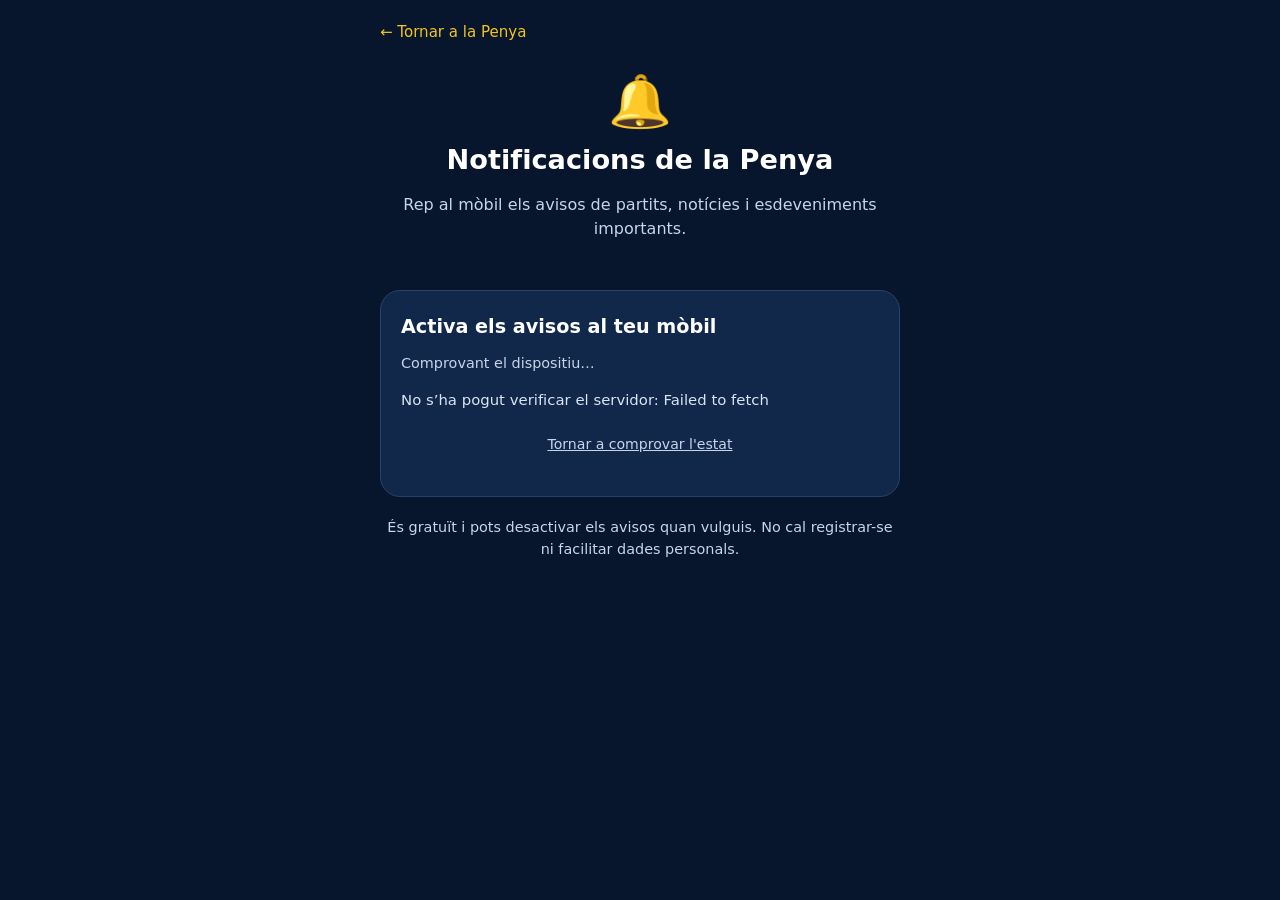
<file: avisos.html>
<!doctype html><html lang="ca"><head><meta charset="utf-8"><meta name="viewport" content="width=device-width,initial-scale=1"><meta name="theme-color" content="#07152d"><meta name="description" content="Notificacions de partits i esdeveniments de la Penya Barcelonista"><link rel="manifest" href="./manifest.webmanifest"><link rel="icon" href="./pbsv-icon.svg" type="image/svg+xml"><title>Avisos · Penya Barcelonista</title><style>
:root{color-scheme:dark}*{box-sizing:border-box}body{margin:0;background:#07152d;color:#fff;font:16px system-ui,-apple-system,sans-serif;padding:22px 16px}main{max-width:520px;margin:0 auto}.back{color:#f2c51d;text-decoration:none;font-size:.94rem}header{text-align:center;padding:30px 0 12px}.bell{font-size:3.2rem}h1{font-size:1.7rem;line-height:1.2;margin:12px 0}header p{color:#c7d5eb;line-height:1.55}section{background:#12284a;border:1px solid #284365;padding:24px 20px;border-radius:20px;margin:20px 0}h2{font-size:1.2rem;margin:0 0 12px}p{line-height:1.5}.small,.footnote{font-size:.9rem;color:#c7d5eb}.footnote{text-align:center}.verification{margin:14px 0;max-width:100%;overflow:hidden}button{display:block;width:100%;border:0;border-radius:12px;padding:15px 18px;font:inherit;font-weight:750;cursor:pointer;margin:12px 0}button.primary{background:#f2c51d;color:#07152d;font-size:1.1rem}button.secondary{background:#284365;color:#fff}button.refresh{background:transparent;color:#c7d5eb;text-decoration:underline;font-size:.88rem;font-weight:500;padding:8px}button[hidden],div[hidden]{display:none!important}button:disabled{opacity:.6;cursor:wait}#pushServerStatus{font-size:.93rem;color:#d9e5f5;min-height:24px}
</style></head><body><main>
<a class="back" href="./index.html">← Tornar a la Penya</a>
<header><div class="bell" aria-hidden="true">🔔</div><h1>Notificacions de la Penya</h1><p>Rep al mòbil els avisos de partits, notícies i esdeveniments importants.</p></header>
<section class="push-card">
<h2>Activa els avisos al teu mòbil</h2>
<p id="pushCompatibility" role="status" class="small">Comprovant el dispositiu…</p>
<div id="pushTurnstile" class="verification" hidden></div>
<button id="subscribePush" class="primary" type="button" hidden>🔔 Activar notificacions</button>
<button id="unsubscribePush" class="secondary" type="button" hidden>Desactivar notificacions</button>
<p id="pushServerStatus" role="status" aria-live="polite">Comprovant la subscripció…</p>
<button id="checkPushServer" class="refresh" type="button">Tornar a comprovar l'estat</button>
</section>
<p class="footnote">És gratuït i pots desactivar els avisos quan vulguis. No cal registrar-se ni facilitar dades personals.</p>
</main><script>
(async()=>{
 const el=document.getElementById('pushCompatibility');
 const supported=isSecureContext&&'serviceWorker'in navigator&&'PushManager'in window&&'Notification'in window;
 const ios=/iPad|iPhone|iPod/.test(navigator.userAgent);
 const installed=window.matchMedia('(display-mode: standalone)').matches||navigator.standalone===true;
 if(!supported){el.textContent='Aquest navegador encara no ofereix tots els requisits de Web Push.';return}
 if(ios&&!installed){el.textContent='iPhone: instal·la la web a la pantalla d’inici des de Safari per activar les notificacions push.';return}
 try{
  const reg=await navigator.serviceWorker.getRegistration('./');
  const sub=reg?await reg.pushManager.getSubscription():null;
  el.textContent=sub?'Aquest dispositiu té una subscripció push al navegador. Comprova la connexió amb el servidor per verificar-ne l'estat.':'Dispositiu compatible amb Web Push. Prem «Comprovar connexió amb el servidor» per consultar l'estat actual.';
 }catch{el.textContent='Dispositiu compatible. No s’ha pogut comprovar la subscripció actual.'}
})();
</script><script>
const PUSH_API='https://pbsv-push.cristiangarciajura.workers.dev';
const pushStatus=document.getElementById('pushServerStatus');
const subscribeBtn=document.getElementById('subscribePush');
const unsubscribeBtn=document.getElementById('unsubscribePush');
let pushPublicKey=null,pushRegistration=null,pushEnabled=false,turnstileWidget=null,turnstileReady=null;
const turnstileBox=document.getElementById('pushTurnstile');
function loadTurnstile(siteKey){
 if(turnstileReady)return turnstileReady;
 turnstileReady=new Promise((resolve,reject)=>{
  const script=document.createElement('script');script.src='https://challenges.cloudflare.com/turnstile/v0/api.js?render=explicit';script.async=true;
  script.onload=()=>{try{turnstileBox.hidden=false;turnstileWidget=window.turnstile.render(turnstileBox,{sitekey:siteKey,theme:'dark'});resolve()}catch(e){reject(e)}};
  script.onerror=()=>reject(Error('No s’ha pogut carregar la verificació de seguretat.'));document.head.append(script);
 });return turnstileReady;
}
async function securityToken(){
 if(!window.turnstile||turnstileWidget===null)throw Error('Verificació de seguretat no disponible.');
 const token=window.turnstile.getResponse(turnstileWidget);
 if(!token)throw Error('Completa primer la verificació de seguretat.');
 return token;
}
function resetSecurity(){if(window.turnstile&&turnstileWidget!==null)window.turnstile.reset(turnstileWidget)}
function vapidBytes(encoded){
 const padded=encoded.replace(/-/g,'+').replace(/_/g,'/')+'='.repeat((4-encoded.length%4)%4);
 const decoded=atob(padded);return Uint8Array.from(decoded,c=>c.charCodeAt(0));
}
async function refreshPush(){
 pushStatus.textContent='Comprovant el servei…';
 subscribeBtn.hidden=true;unsubscribeBtn.hidden=true;
 try{
  const response=await fetch(PUSH_API+'/api/push/public-key',{mode:'cors',cache:'no-store'});
  if(!response.ok)throw new Error('HTTP '+response.status);
  const data=await response.json();
  if(typeof data.publicKey!=='string'||!data.publicKey)throw new Error('Clau pública no disponible');
  pushPublicKey=data.publicKey;
  pushEnabled=data.subscriptionsEnabled===true;
  if(pushEnabled&&data.turnstileSiteKey)await loadTurnstile(data.turnstileSiteKey);
  if(!pushEnabled){pushStatus.textContent='El servei de notificacions no està disponible temporalment. Torna-ho a provar més tard.';return}
  if(!('serviceWorker'in navigator)||!('PushManager'in window)||!('Notification'in window)){pushStatus.textContent='Aquest navegador no admet les notificacions push.';return}
  const ios=/iPad|iPhone|iPod/.test(navigator.userAgent);
  if(ios&&!window.matchMedia('(display-mode: standalone)').matches&&navigator.standalone!==true){pushStatus.textContent='A iPhone: obre aquesta pàgina amb Safari, prem Compartir → Afegir a la pantalla d’inici i entra des de la icona creada.';return}
  pushRegistration=await navigator.serviceWorker.register('./pbsv-sw.js',{scope:'./'});
  const existing=await pushRegistration.pushManager.getSubscription();
  subscribeBtn.hidden=false;subscribeBtn.textContent=existing?'🔔 Confirmar notificacions':'🔔 Activar notificacions';unsubscribeBtn.hidden=!existing;
  pushStatus.textContent=existing?'🔔 Les notificacions ja estan activades en aquest dispositiu. Pots confirmar el registre si vols.':'Prem «Activar notificacions» i accepta el permís del mòbil.';
 }catch(e){pushStatus.textContent='No s’ha pogut verificar el servidor: '+e.message}
}
document.getElementById('checkPushServer').addEventListener('click',refreshPush);
refreshPush();
subscribeBtn.addEventListener('click',async()=>{
 if(!pushEnabled||!pushPublicKey||!pushRegistration)return;
 subscribeBtn.disabled=true;
 try{
  const token=await securityToken();
  const permission=await Notification.requestPermission();
  if(permission!=='granted')throw Error('No has concedit el permís de notificacions.');
  const existing=await pushRegistration.pushManager.getSubscription();
  const sub=existing||await pushRegistration.pushManager.subscribe({userVisibleOnly:true,applicationServerKey:vapidBytes(pushPublicKey)});
  const response=await fetch(PUSH_API+'/api/push/subscriptions',{method:'POST',headers:{'content-type':'application/json'},body:JSON.stringify({...sub.toJSON(),turnstileToken:token})});
  if(!response.ok){let details='';try{const err=await response.json();details=err.error||''}catch{}throw Error('El servidor no ha acceptat la subscripció (HTTP '+response.status+'). '+details)}
  await refreshPush();
  pushStatus.textContent='✅ Notificacions activades! Ja rebràs els avisos de la Penya.';
 }catch(e){pushStatus.textContent='No s’ha pogut activar: '+e.message}
 finally{resetSecurity();subscribeBtn.disabled=false}
});
unsubscribeBtn.addEventListener('click',async()=>{
 if(!pushEnabled||!pushRegistration)return;
 unsubscribeBtn.disabled=true;
 try{
  const sub=await pushRegistration.pushManager.getSubscription();
  if(!sub)return refreshPush();
  const token=await securityToken();
  const auth=sub.toJSON().keys?.auth;
  const response=await fetch(PUSH_API+'/api/push/subscriptions',{method:'DELETE',headers:{'content-type':'application/json'},body:JSON.stringify({endpoint:sub.endpoint,auth,turnstileToken:token})});
  if(!response.ok)throw Error('No s’ha pogut cancel·lar la subscripció al servidor.');
  await sub.unsubscribe();
  await refreshPush();
  pushStatus.textContent='Notificacions desactivades en aquest dispositiu.';
 }catch(e){pushStatus.textContent='Error: '+e.message}
 finally{resetSecurity();unsubscribeBtn.disabled=false}
});
</script></body></html>
</file>
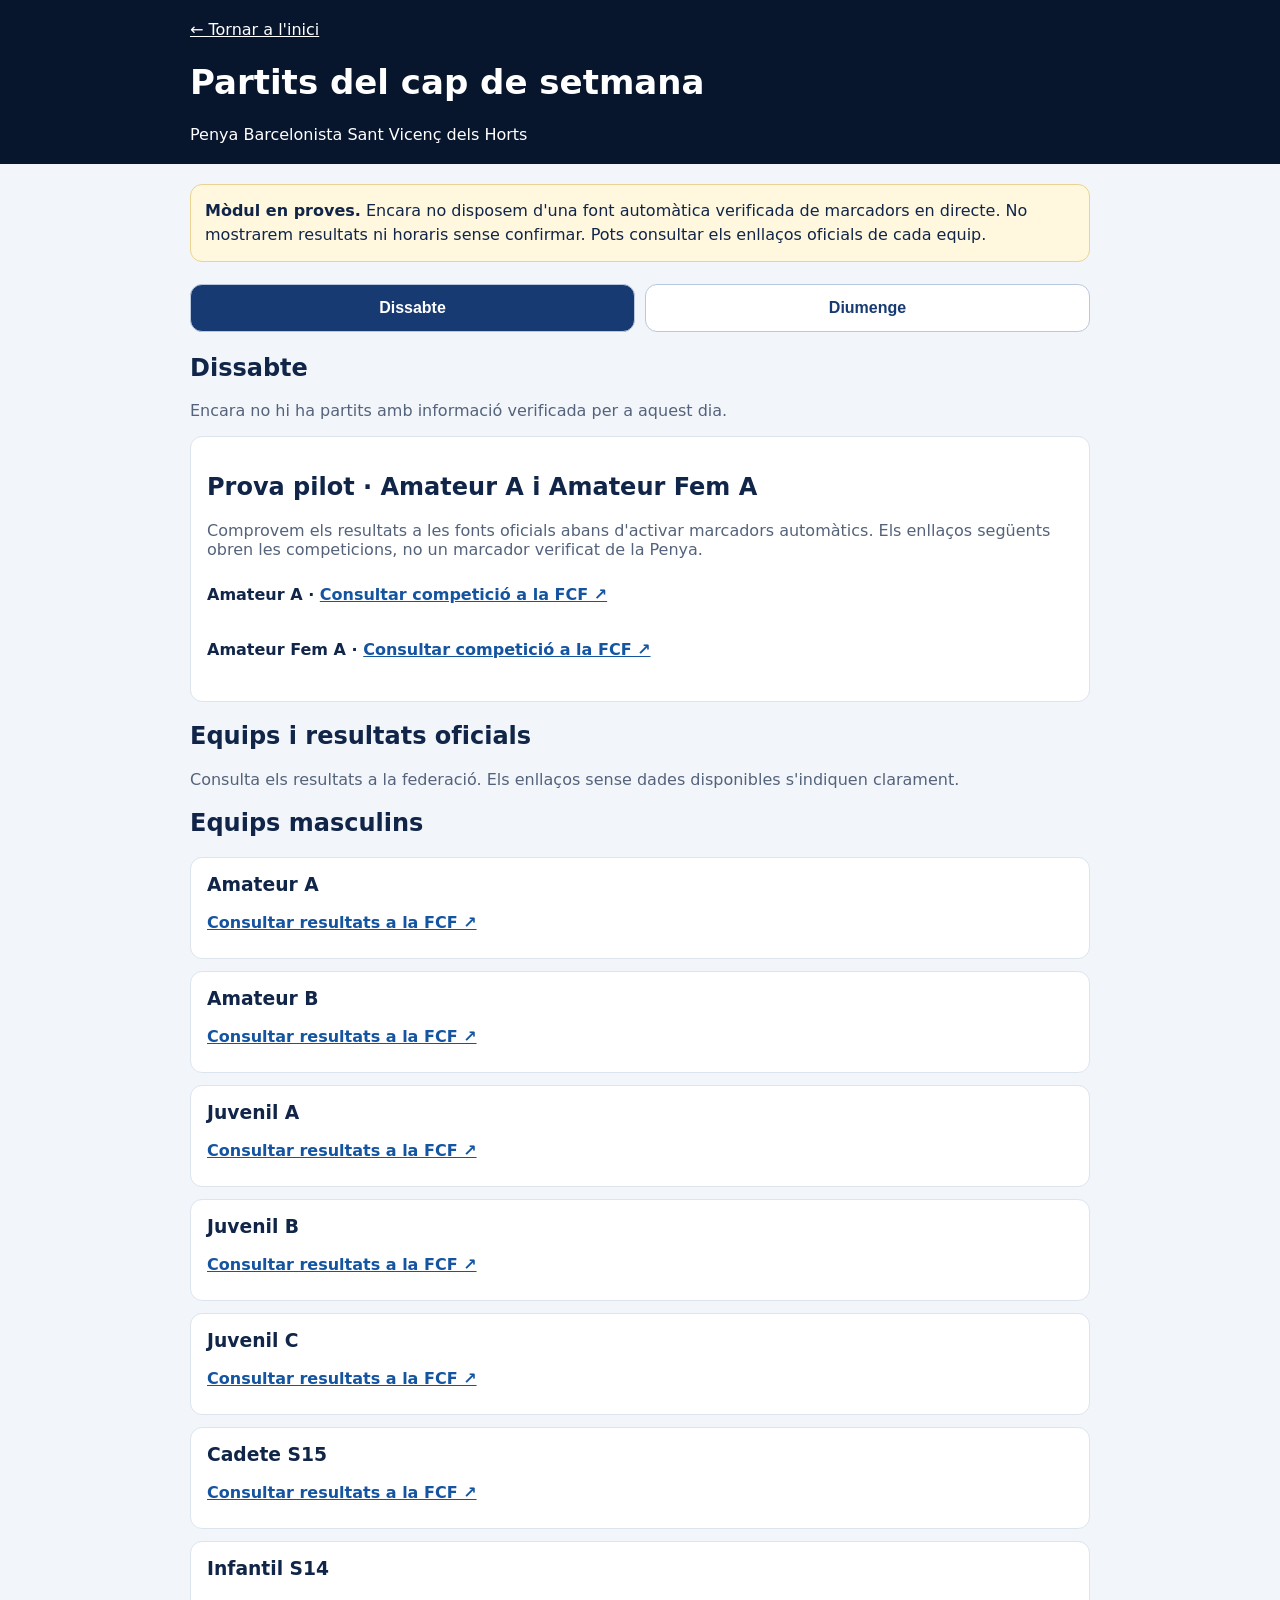
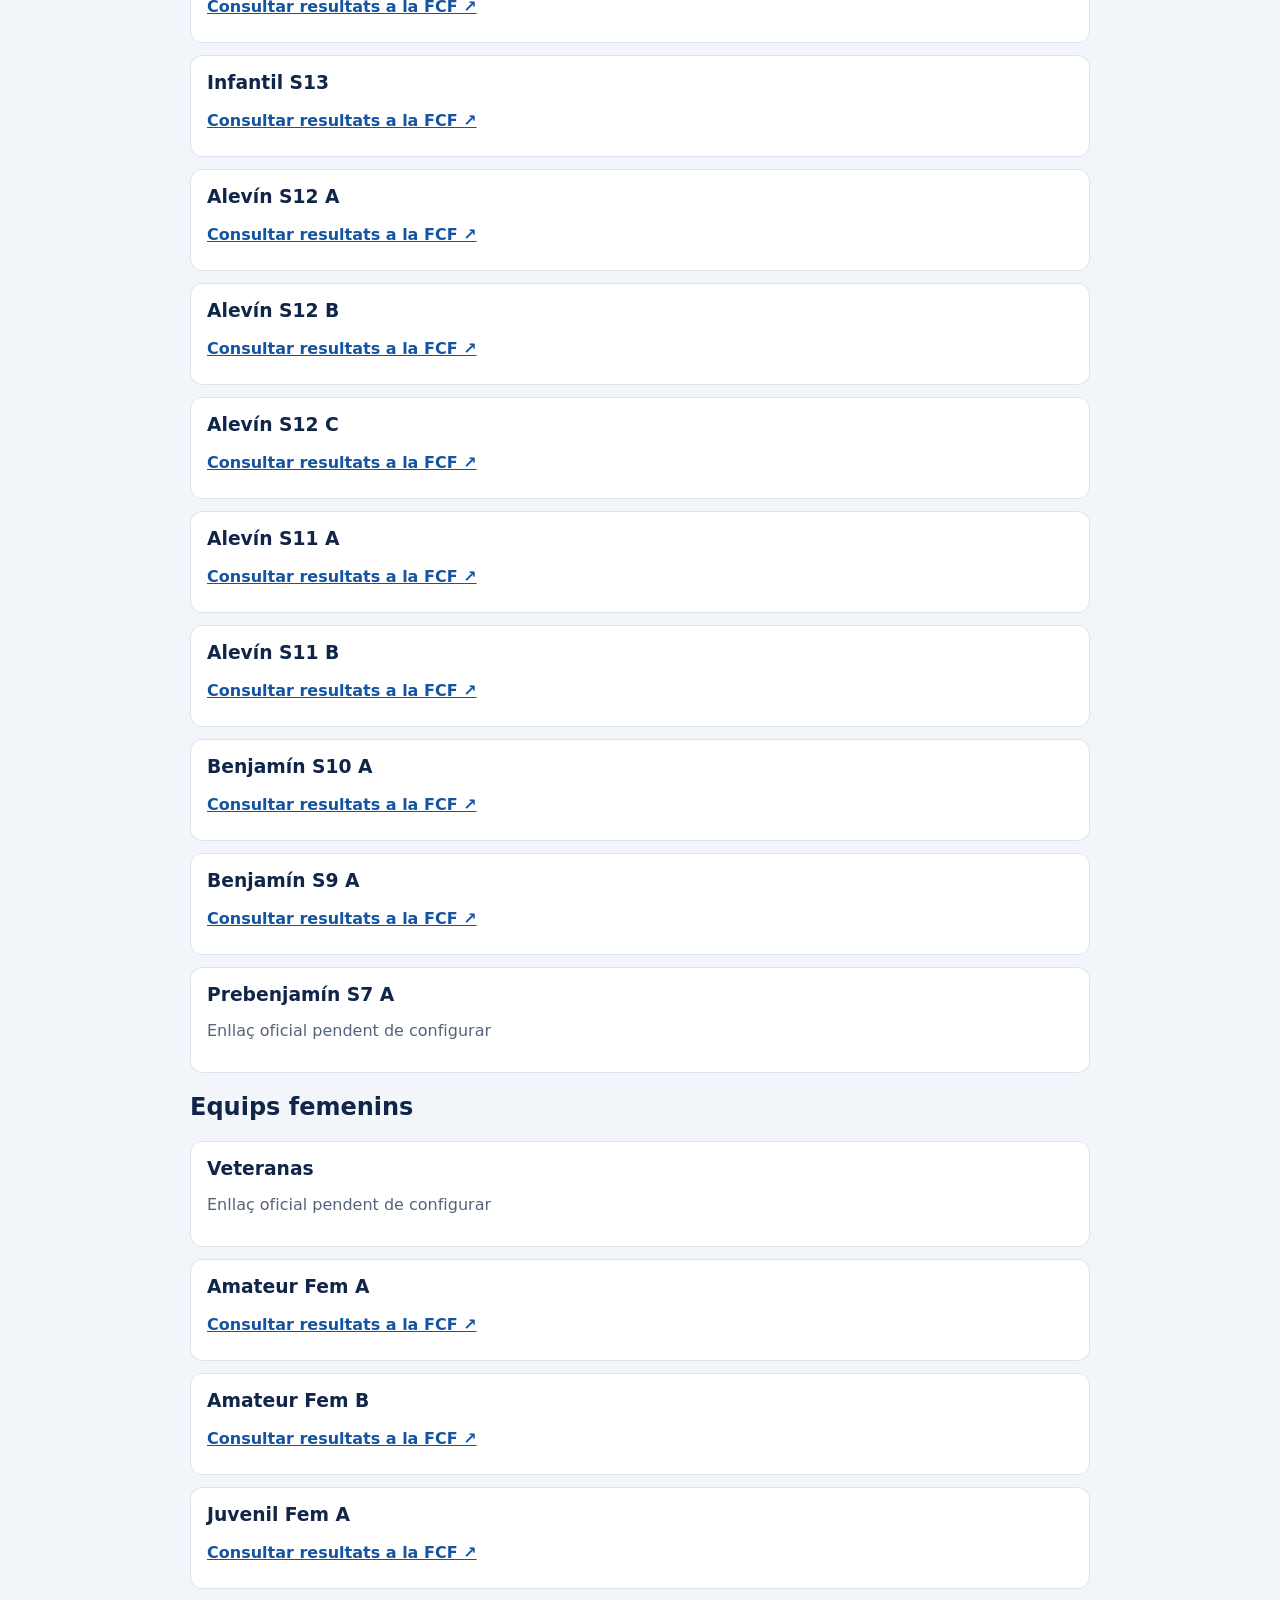
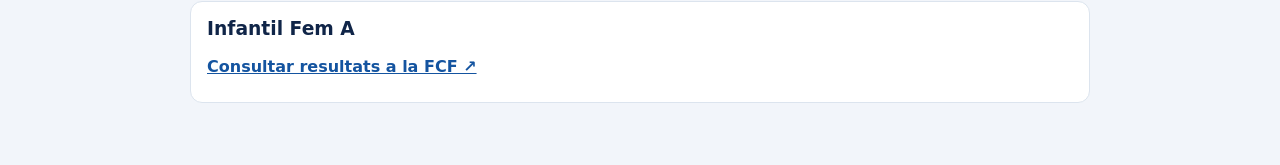
<file: directe-cap-setmana.html>
<!doctype html><html lang="ca"><head><meta charset="utf-8"><meta name="viewport" content="width=device-width,initial-scale=1"><meta name="theme-color" content="#07152d"><title>Partits del cap de setmana · PBSV</title><style>body{margin:0;font:16px system-ui,sans-serif;background:#f2f5fa;color:#102548}header{background:#07152d;color:#fff;padding:20px max(16px,calc((100vw - 900px)/2))}header a{color:#fff}main{max-width:900px;margin:auto;padding:20px 16px 50px}h1{font-size:clamp(24px,5vw,34px)}.notice{background:#fff8df;border:1px solid #ead391;padding:14px;border-radius:12px;line-height:1.5}.tabs{display:flex;gap:10px;margin:22px 0}.tabs button{flex:1;border:1px solid #b8c9df;border-radius:12px;background:white;padding:14px;font-weight:700;font-size:16px;color:#173a73}.tabs button[aria-selected=true]{background:#173a73;color:white}.card{background:#fff;border:1px solid #dce4ee;border-radius:12px;padding:16px;margin:12px 0}.card h3{margin:0 0 8px}.card a{display:inline-block;padding:10px 0;color:#1454a0;font-weight:700}.muted{color:#54637b}.hidden{display:none}button{cursor:pointer}</style></head><body><header><a href="./index.html">← Tornar a l'inici</a><h1>Partits del cap de setmana</h1><div>Penya Barcelonista Sant Vicenç dels Horts</div></header><main><div class="notice"><strong>Mòdul en proves.</strong> Encara no disposem d'una font automàtica verificada de marcadors en directe. No mostrarem resultats ni horaris sense confirmar. Pots consultar els enllaços oficials de cada equip.</div><div class="tabs" role="tablist"><button type="button" role="tab" id="sat" aria-selected="true">Dissabte</button><button type="button" role="tab" id="sun" aria-selected="false">Diumenge</button></div><section id="day"><h2>Dissabte</h2><p class="muted">Els partits i resultats d'aquest dia estaran disponibles quan es pugui verificar la font oficial.</p></section><section class="card" id="pilot"><h2>Prova pilot · Amateur A i Amateur Fem A</h2><p class="muted">Comprovem els resultats a les fonts oficials abans d'activar marcadors automàtics. Els enllaços següents obren les competicions, no un marcador verificat de la Penya.</p><div id="pilot-links"></div></section><h2>Equips i resultats oficials</h2><p class="muted">Consulta els resultats a la federació. Els enllaços sense dades disponibles s'indiquen clarament.</p><div id="teams" aria-live="polite">Carregant equips…</div></main><script>(()=>{'use strict';const sat=document.getElementById('sat'),sun=document.getElementById('sun'),day=document.getElementById('day');function show(s){sat.setAttribute('aria-selected',String(s));sun.setAttribute('aria-selected',String(!s));day.replaceChildren();const h=document.createElement('h2');h.textContent=s?'Dissabte':'Diumenge';const p=document.createElement('p');p.className='muted';p.textContent='Els partits i resultats d’aquest dia estaran disponibles quan es pugui verificar la font oficial.';day.append(h,p)}sat.onclick=()=>show(true);sun.onclick=()=>show(false);fetch('./data/equips.json',{cache:'no-cache'}).then(r=>{if(!r.ok)throw Error('HTTP '+r.status);return r.json()}).then(d=>{const target=document.getElementById('teams');target.replaceChildren();const pilot=document.getElementById('pilot-links');pilot.replaceChildren();for(const name of ['Amateur A','Amateur Fem A']){const t=(d.teams||[]).find(x=>x.name===name);if(!t)continue;const p=document.createElement('p');const strong=document.createElement('strong');strong.textContent=name+' · ';p.append(strong);if(typeof t.url==='string'&&/^https:\/\//.test(t.url)){const a=document.createElement('a');a.href=t.url;a.target='_blank';a.rel='noopener noreferrer';a.textContent='Consultar competició a la FCF ↗';p.append(a)}else{p.append('Enllaç pendent')}pilot.append(p)}for(const cat of ['masc','fem']){const h=document.createElement('h2');h.textContent=cat==='masc'?'Equips masculins':'Equips femenins';target.append(h);for(const t of (d.teams||[]).filter(x=>x.category===cat)){const card=document.createElement('article');card.className='card';const title=document.createElement('h3');title.textContent=t.name;card.append(title);if(typeof t.url==='string'&&/^https:\/\//.test(t.url)){const a=document.createElement('a');a.href=t.url;a.target='_blank';a.rel='noopener noreferrer';a.textContent='Consultar resultats a la FCF ↗';card.append(a)}else{const p=document.createElement('p');p.className='muted';p.textContent='Enllaç oficial pendent de configurar';card.append(p)}target.append(card)}}}).catch(()=>{document.getElementById('teams').textContent='No s’han pogut carregar els equips. Torna-ho a provar més tard.'})})();</script><script src="./directe-cap-setmana-data.js?v=20261113-beta2" defer></script></body></html>
</file>
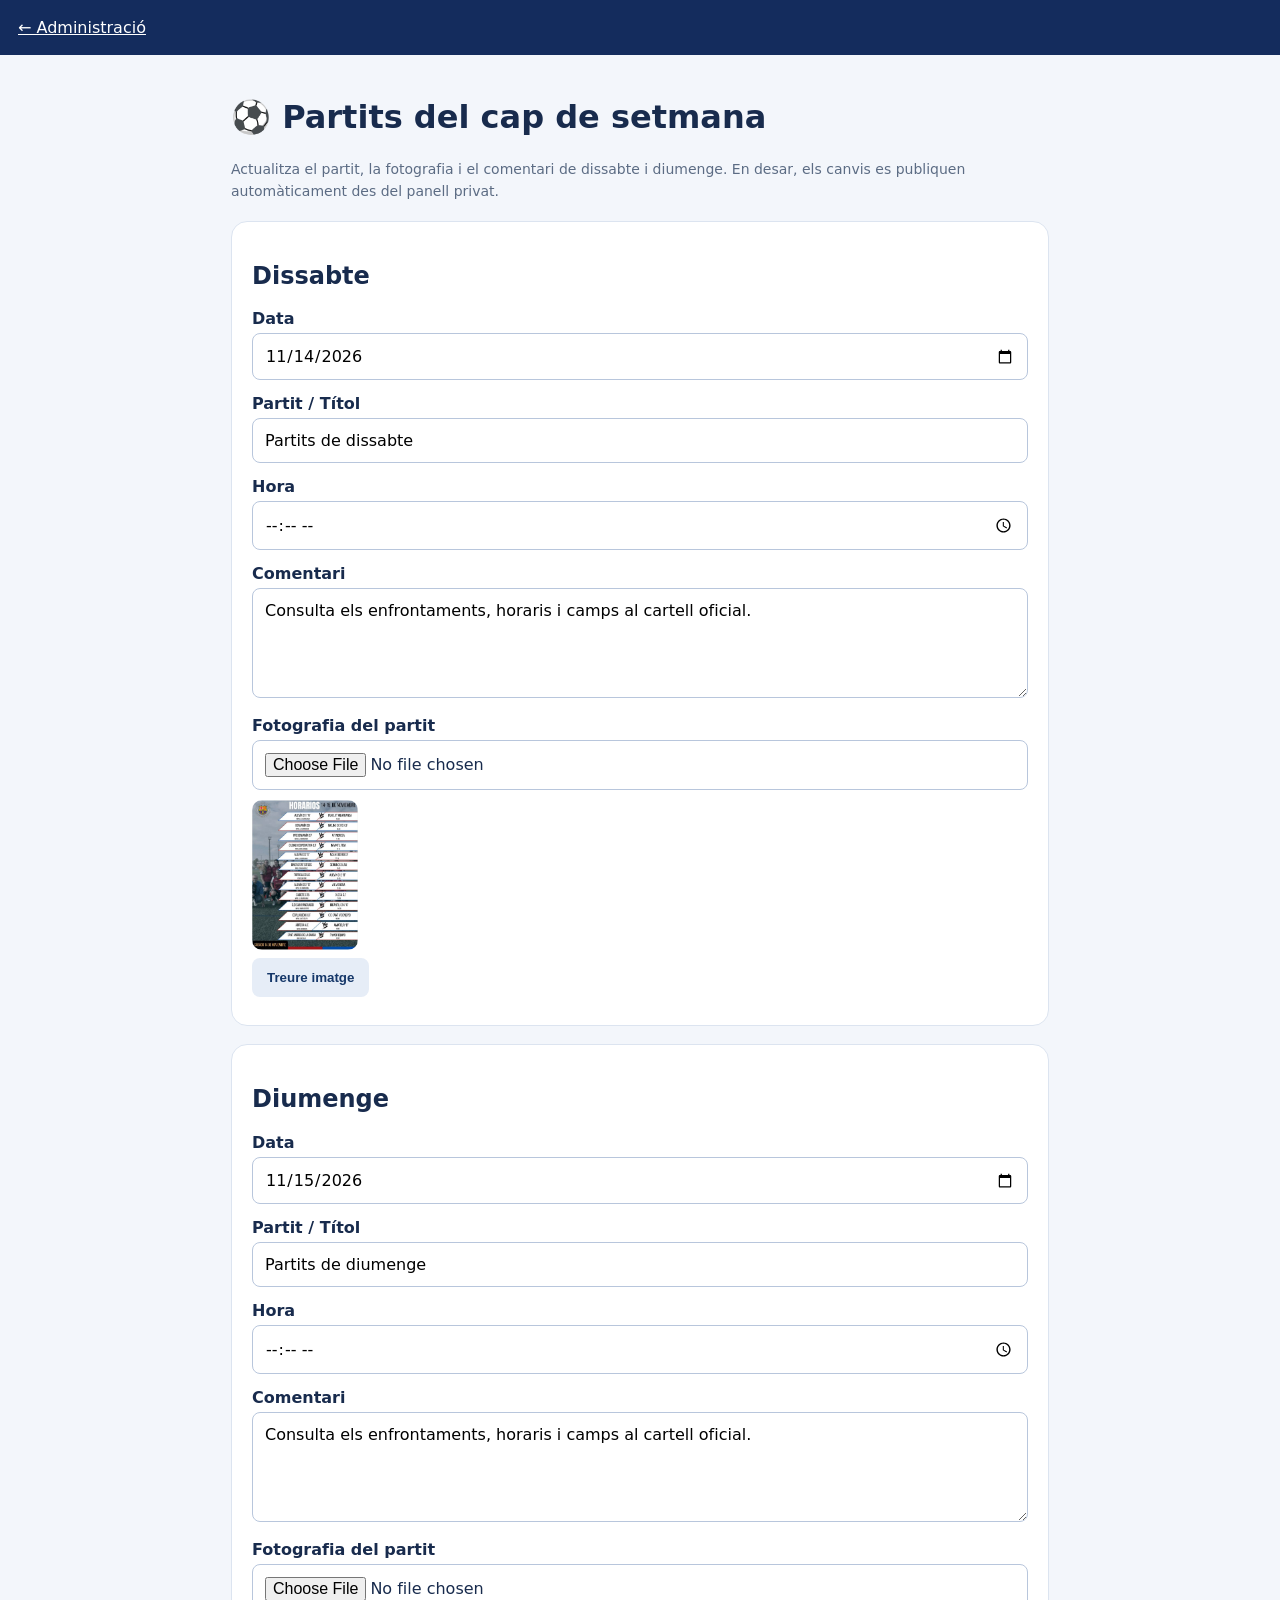
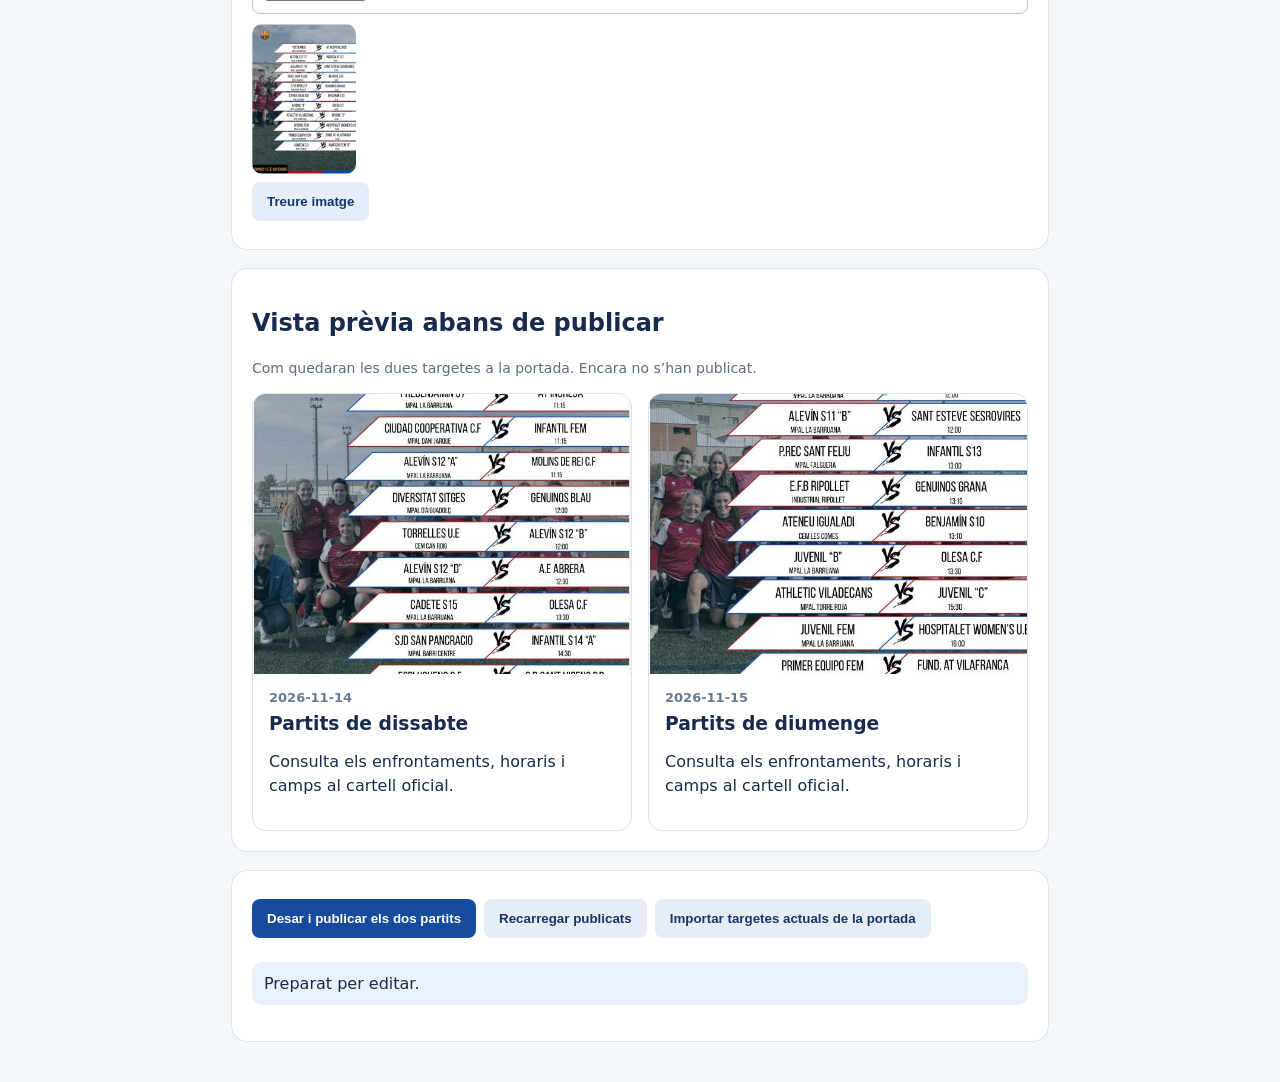
<file: editor-partits.html>
<!doctype html><html lang="ca"><head><meta charset="utf-8"><meta name="viewport" content="width=device-width,initial-scale=1"><title>Partits del cap de setmana · PBSV</title><style>*{box-sizing:border-box}body{margin:0;background:#f3f6fb;color:#182b4d;font:16px system-ui}header{background:#142c5d;padding:18px}header a{color:white}main{max-width:850px;margin:auto;padding:22px 16px}section{background:white;border:1px solid #dce4f0;border-radius:16px;padding:20px;margin:18px 0}label{display:block;font-weight:700;margin:14px 0 5px}input,textarea{width:100%;padding:12px;border:1px solid #b8c6dc;border-radius:8px;font:inherit}textarea{min-height:110px}button{border:0;background:#174b9d;color:white;border-radius:8px;padding:12px 15px;font-weight:700;margin:8px 8px 8px 0;cursor:pointer}.secondary{background:#e6edf7;color:#153769}.muted{color:#5c6c84;font-size:14px;line-height:1.6}.preview{max-width:240px;max-height:150px;object-fit:cover;border-radius:10px;display:block;margin-top:10px}@media(max-width:640px){main{padding:14px 10px}section{padding:16px;margin:12px 0}h1{font-size:1.65rem}button{width:100%;min-height:48px;margin:6px 0}input,textarea{font-size:16px}.preview{max-width:100%;max-height:260px}.preview-grid{grid-template-columns:1fr!important}}.preview-grid{display:grid;grid-template-columns:repeat(2,minmax(0,1fr));gap:16px}.match-preview{border:1px solid #dce4f0;border-radius:14px;overflow:hidden;background:#fff}.match-preview img{width:100%;max-height:280px;object-fit:cover;display:block}.match-preview .body{padding:16px}.match-preview h3{margin:8px 0}.match-preview p{line-height:1.5;white-space:pre-wrap}.preview-meta{font-size:13px;font-weight:700;color:#697991}.publish-status{padding:12px;border-radius:10px;background:#eaf1fa}.publish-status[data-state="success"]{background:#e6f6ed;color:#155a35}.publish-status[data-state="error"]{background:#fff0f0;color:#8d2730}</style></head><body><header><a href="./admin.html">← Administració</a></header><main><h1>⚽ Partits del cap de setmana</h1><p class="muted">Actualitza el partit, la fotografia i el comentari de dissabte i diumenge. En desar, els canvis es publiquen automàticament des del panell privat.</p><section><h2>Dissabte</h2><div id="sat"></div></section><section><h2>Diumenge</h2><div id="sun"></div></section><section><h2>Vista prèvia abans de publicar</h2><p class="muted">Com quedaran les dues targetes a la portada. Encara no s’han publicat.</p><div id="matchPreview" class="preview-grid"></div></section><section><button id="save">Desar i publicar els dos partits</button><button id="reload" class="secondary">Recarregar publicats</button><button id="import" class="secondary">Importar targetes actuals de la portada</button><p id="status" class="publish-status" role="status" aria-live="polite">Preparat per editar.</p></section></main><script>
const $=id=>document.getElementById(id),KEY='pbsv-weekend-matches-v1';let items={saturday:{},sunday:{}};const defs=[['sat','saturday'],['sun','sunday']];
function view(){for(const [id,key] of defs){const m=items[key]||{};$(id).innerHTML='<label>Data</label><input type="date" data-field="date"><label>Partit / Títol</label><input data-field="title" maxlength="160" placeholder="FC Barcelona - Rival"><label>Hora</label><input type="time" data-field="time"><label>Comentari</label><textarea data-field="comment" maxlength="1500"></textarea><label>Fotografia del partit</label><input type="file" accept="image/*" data-field="upload"><img class="preview" alt="Vista prèvia" hidden><button type="button" class="secondary" data-field="remove">Treure imatge</button>';for(const field of ['date','title','time','comment'])$(id).querySelector('[data-field="'+field+'"]').value=m[field]||'';const img=$(id).querySelector('img');if(m.image){img.src=m.image;img.hidden=false;img.onerror=()=>{img.hidden=true}}$(id).querySelector('[data-field="upload"]').onchange=async e=>{const f=e.target.files[0];if(!f)return;try{if(!f.type.startsWith('image/'))throw Error('Selecciona una imatge');const b=await createImageBitmap(f),c=document.createElement('canvas'),scale=Math.min(1,900/Math.max(b.width,b.height));c.width=Math.round(b.width*scale);c.height=Math.round(b.height*scale);c.getContext('2d').drawImage(b,0,0,c.width,c.height);b.close();const data=c.toDataURL('image/jpeg',.7);if(data.length>650000)throw Error('Imatge massa gran');items[key].image=data;img.src=data;img.hidden=false;preview();$('status').textContent='Fotografia preparada. Desa els canvis.'}catch(err){$('status').textContent=err.message}};$(id).querySelector('[data-field="remove"]').onclick=()=>{items[key].image='';img.hidden=true;preview()}}}

async function importFromHome(){
 const response=await fetch('./index.html?t='+Date.now(),{cache:'no-store'});if(!response.ok)throw Error('No es pot llegir la portada');
 const doc=new DOMParser().parseFromString(await response.text(),'text/html');
 const candidates=[...doc.querySelectorAll('h1,h2,h3,h4')];let count=0;
 for(const [day,words] of [['saturday',/partits? de dissabte|partidos? del s[aá]bado/i],['sunday',/partits? de diumenge|partidos? del domingo/i]]){
  const heading=candidates.find(h=>words.test(h.textContent.trim()));if(!heading)continue;
  let card=heading.closest('article,.match-card,.event-card,.news-card,.card');if(!card){let parent=heading.parentElement;for(let i=0;i<4&&parent;i++,parent=parent.parentElement){if(parent.querySelector('img')){card=parent;break}}}
  if(!card)continue;
  const img=card.querySelector('img');const dateText=card.textContent.match(/(\\d{1,2})\\s+(?:de\\s+)?(novembre|desembre|gener|febrer|març|abril|maig|juny|juliol|agost|setembre|octubre)\\s+(\\d{4})/i);
  const months={gener:'01',febrer:'02','març':'03',abril:'04',maig:'05',juny:'06',juliol:'07',agost:'08',setembre:'09',octubre:'10',novembre:'11',desembre:'12'};
  let date='';if(dateText)date=dateText[3]+'-'+months[dateText[2].toLowerCase()]+'-'+dateText[1].padStart(2,'0');
  const ps=[...card.querySelectorAll('p')].map(p=>p.textContent.trim()).filter(Boolean);
  items[day]={date,title:heading.textContent.trim(),time:'',comment:ps.find(t=>/consulta|enfrontament|horari|cartell/i.test(t))||ps[0]||'',image:img?(img.getAttribute('src')||''):''};count++;
 }
 if(!count)throw Error('No s’han identificat les targetes actuals. No s’ha canviat cap dada.');
 view();preview();localStorage.setItem(KEY,JSON.stringify({version:1,...items}));$('status').textContent=count+' targetes importades de la portada. Revisa les dades abans de publicar.';
}
function preview(){gather();const root=$('matchPreview');root.replaceChildren();for(const [key,day] of [['saturday','Dissabte'],['sunday','Diumenge']]){const m=items[key]||{};const card=document.createElement('article');card.className='match-preview';if(m.image){const img=document.createElement('img');img.src=m.image;img.alt='Cartell de '+day;card.append(img)}const body=document.createElement('div');body.className='body';const meta=document.createElement('div');meta.className='preview-meta';meta.textContent=[m.date||day,m.time].filter(Boolean).join(' · ');const h=document.createElement('h3');h.textContent=m.title||'Partits de '+day.toLowerCase();const p=document.createElement('p');p.textContent=m.comment||'Sense comentari';body.append(meta,h,p);card.append(body);root.append(card)}}
function setStatus(message,state){const el=$('status');el.textContent=message;el.dataset.state=state||''}
function gather(){for(const [id,key] of defs){items[key]??={};for(const field of ['date','title','time','comment'])items[key][field]=$(id).querySelector('[data-field="'+field+'"]').value.trim()}}
function data(){gather();return JSON.stringify({version:1,saturday:items.saturday,sunday:items.sunday},null,2)+'\n'}
$('save').onclick=async()=>{const button=$('save');button.disabled=true;try{const content=data();localStorage.setItem(KEY,content);setStatus('Desant i publicant els partits…');const clubResponse=await fetch('./data/club.json?t='+Date.now(),{cache:'no-store'});if(!clubResponse.ok)throw Error('No es pot llegir el club');const club=await clubResponse.json();if(!Array.isArray(club.sections))throw Error('Dades del club incorrectes');const record=club.sections.find(x=>x.id==='pbsv-weekend-matches');if(record)record.detail=content;else club.sections.push({id:'pbsv-weekend-matches',name:'Partits del cap de setmana',content:'Dades internes dels cartells',detail:content});const r=await fetch('./api/publish',{method:'POST',credentials:'same-origin',headers:{'Content-Type':'application/json','X-PBSV-Action':'publish'},body:JSON.stringify({file:'club.json',content:JSON.stringify(club)})});if(!r.ok)throw Error((await r.text()).slice(0,200));setStatus('Publicació confirmada a GitHub. La portada s’actualitzarà en uns minuts.','success')}catch(e){setStatus('Publicació pendent: '+e.message+'. Canvis desats només en aquest navegador.','error')}finally{button.disabled=false}};
$('import').onclick=async()=>{try{await importFromHome()}catch(e){$('status').textContent=e.message}};
async function published(){const r=await fetch('./data/club.json?t='+Date.now(),{cache:'no-store'});if(!r.ok)throw Error('No es poden carregar els partits');const club=await r.json();const record=club.sections?.find(x=>x.id==='pbsv-weekend-matches');const d=record?.detail?JSON.parse(record.detail):{};items={saturday:d.saturday||{},sunday:d.sunday||{}};view();preview();if(!items.saturday.title&&!items.sunday.title&&!items.saturday.image&&!items.sunday.image)await importFromHome()}
$('reload').onclick=async()=>{if(!confirm('Descartar canvis locals i recarregar els publicats?'))return;try{await published();localStorage.setItem(KEY,JSON.stringify({version:1,...items}));$('status').textContent='Partits publicats carregats.'}catch(e){$('status').textContent=e.message}};
document.addEventListener('input',e=>{if(e.target.closest('#sat,#sun'))preview()});published().then(()=>{localStorage.removeItem(KEY)}).catch(e=>{try{const draft=localStorage.getItem(KEY);if(draft){const d=JSON.parse(draft);items={saturday:d.saturday||{},sunday:d.sunday||{}};view();preview();$('status').textContent='Mostrant dades locals perquè no es poden carregar les publicades.'}else{view();preview();$('status').textContent=e.message}}catch{view();preview()}})
</script></body></html>
</file>
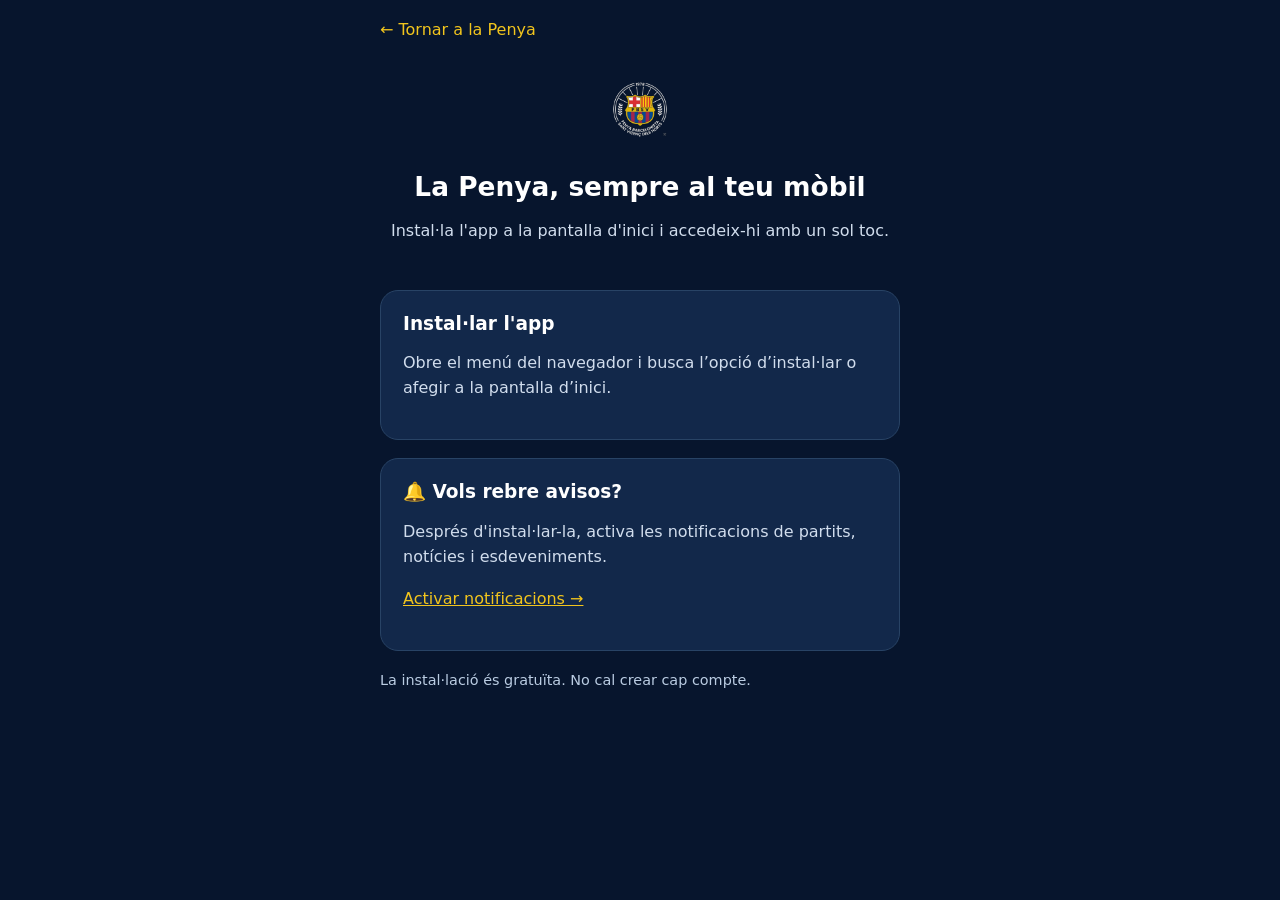
<file: installar.html>
<!doctype html><html lang="ca"><head><meta charset="utf-8"><meta name="viewport" content="width=device-width,initial-scale=1"><meta name="theme-color" content="#07152d"><meta name="description" content="Instal·la l'app de la Penya Barcelonista al mòbil"><link rel="manifest" href="./manifest.webmanifest"><link rel="icon" href="./pbsv-icon-padded.png"><title>Instal·la l'app · Penya Barcelonista</title><style>*{box-sizing:border-box}body{margin:0;background:#07152d;color:#fff;font:16px system-ui,-apple-system,sans-serif;padding:20px}main{max-width:520px;margin:auto}a{color:#f2c51d}header{text-align:center;padding:28px 0 12px}header img{width:84px;height:84px;object-fit:contain}h1{font-size:1.65rem;margin:16px 0 8px}p{line-height:1.6;color:#d1dded}.card{background:#12284a;border:1px solid #284365;border-radius:18px;padding:22px;margin:18px 0}h2{font-size:1.16rem;margin:0 0 10px}button{background:#f2c51d;color:#07152d;border:0;border-radius:12px;padding:15px 18px;font:inherit;font-weight:750;width:100%;cursor:pointer}button[hidden]{display:none}ol{padding-left:22px;line-height:1.8}li{padding:3px 0}.muted{font-size:.9rem;color:#bacce2}.ok{color:#a6edbb}.back{text-decoration:none}</style></head><body><main><a class="back" href="./index.html">← Tornar a la Penya</a><header><img src="./pbsv-icon-padded.png" alt="Escut de la Penya"><h1>La Penya, sempre al teu mòbil</h1><p>Instal·la l'app a la pantalla d'inici i accedeix-hi amb un sol toc.</p></header><section class="card"><h2>Instal·lar l'app</h2><p id="message" aria-live="polite">Comprovant el teu dispositiu…</p><button id="install" hidden>Instal·lar l'app</button><div id="steps" hidden></div></section><section class="card"><h2>🔔 Vols rebre avisos?</h2><p>Després d'instal·lar-la, activa les notificacions de partits, notícies i esdeveniments.</p><p><a href="./avisos.html?v=20261113-2">Activar notificacions →</a></p></section><p class="muted">La instal·lació és gratuïta. No cal crear cap compte.</p></main><script>
(()=>{'use strict';const btn=document.getElementById('install'),msg=document.getElementById('message'),steps=document.getElementById('steps');let deferred=null;const installed=()=>window.matchMedia('(display-mode: standalone)').matches||navigator.standalone===true;const ios=/iPad|iPhone|iPod/.test(navigator.userAgent),android=/Android/i.test(navigator.userAgent);function instructions(){steps.hidden=false;if(ios){msg.textContent='A iPhone, segueix aquests passos des de Safari:';steps.innerHTML='<ol><li>Obre aquesta pàgina amb Safari.</li><li>Prem Compartir (quadrat amb una fletxa).</li><li>Tria «Afegir a la pantalla d’inici» i confirma.</li></ol>'}else if(android){msg.textContent='Si no apareix el botó d’instal·lació, fes-ho des de Chrome:';steps.innerHTML='<ol><li>Obre aquesta pàgina amb Chrome.</li><li>Prem el menú ⋮.</li><li>Tria «Instal·lar aplicació» o «Afegir a la pantalla d’inici».</li></ol>'}else{msg.textContent='Obre el menú del navegador i busca l’opció d’instal·lar o afegir a la pantalla d’inici.'}}if(installed()){msg.textContent='✅ Ja tens l’app instal·lada!';return}instructions();window.addEventListener('beforeinstallprompt',e=>{e.preventDefault();deferred=e;btn.hidden=false;msg.textContent='Pots instal·lar l’app ara mateix:';steps.hidden=true});btn.addEventListener('click',async()=>{if(!deferred)return;const prompt=deferred;deferred=null;btn.hidden=true;await prompt.prompt();const choice=await prompt.userChoice;if(choice?.outcome==='accepted'){msg.textContent='Instal·lació iniciada. Busca la icona de la Penya al mòbil.'}else instructions()});window.addEventListener('appinstalled',()=>{btn.hidden=true;steps.hidden=true;msg.textContent='✅ App instal·lada correctament!'});})();
</script></body></html>
</file>
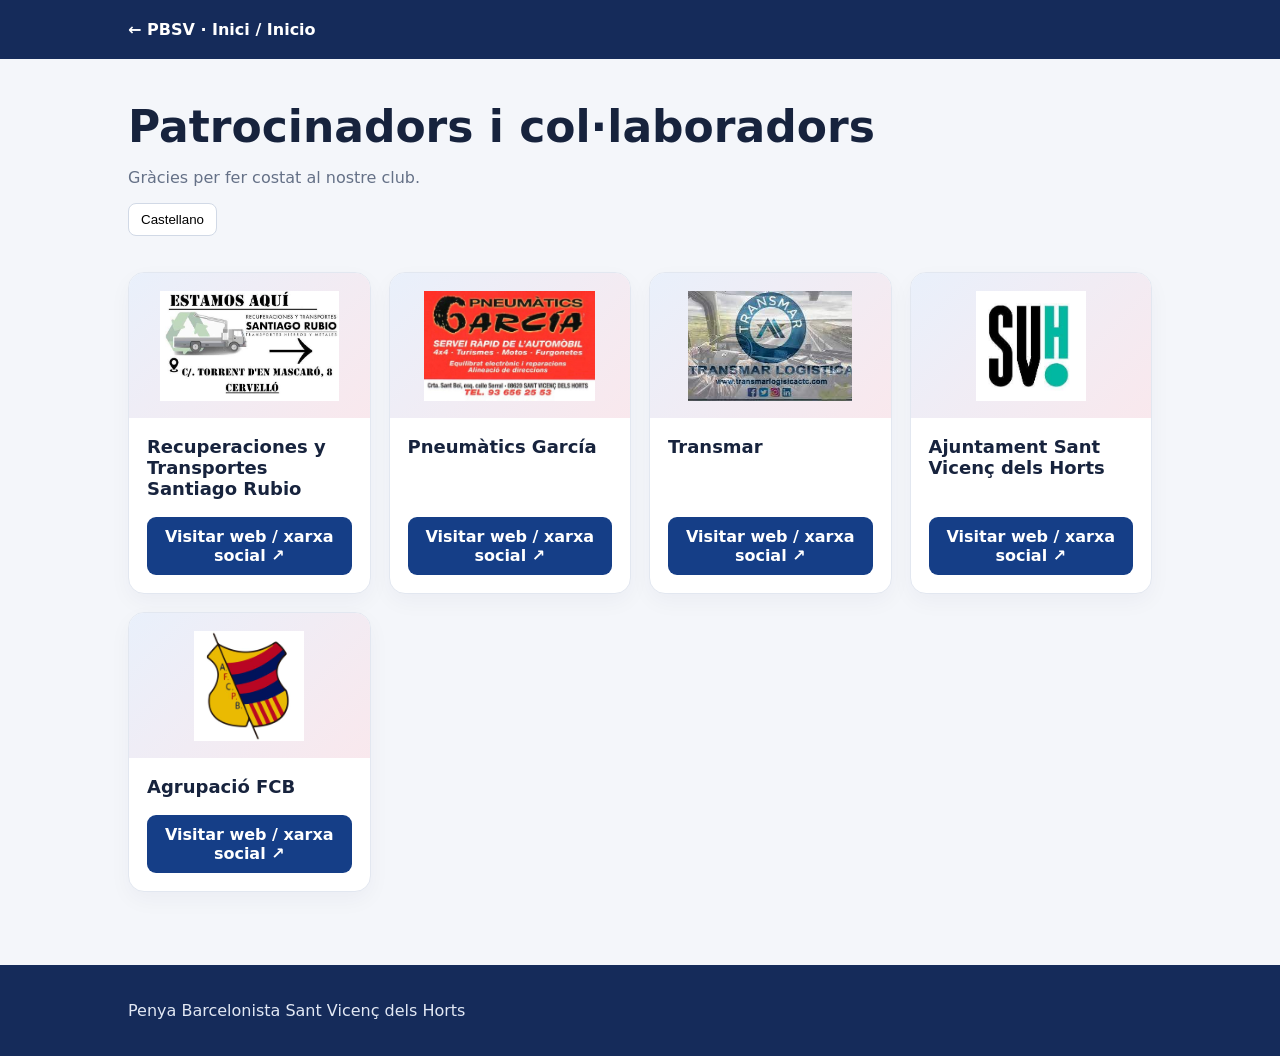
<file: patrocinadors.html>
<!doctype html>
<html lang="ca"><head><meta charset="utf-8"><meta name="viewport" content="width=device-width,initial-scale=1"><title>Patrocinadors · PBSV</title><style>
:root{font-family:system-ui,Arial,sans-serif;color:#17233d;background:#f4f6fa}*{box-sizing:border-box}body{margin:0}.top{background:#152b5a;color:white;padding:20px}.wrap{max-width:1060px;margin:auto;padding:0 18px}a{color:inherit}.top a{text-decoration:none;font-weight:700}.head{padding:42px 0 12px}h1{font-size:clamp(30px,5vw,44px);margin:0}p{color:#657187}.grid{display:grid;grid-template-columns:repeat(auto-fit,minmax(220px,1fr));gap:18px;padding:24px 0 60px}.card{background:white;border:1px solid #e2e7f0;border-radius:16px;overflow:hidden;box-shadow:0 8px 22px #12214b0a;display:flex;flex-direction:column}.logo{height:145px;background:linear-gradient(135deg,#e9f0fb,#f9e8ed);display:flex;align-items:center;justify-content:center;text-align:center;padding:18px;font-weight:800;color:#20457e;font-size:20px}.logo img{max-width:100%;max-height:110px;object-fit:contain}.body{padding:18px;flex:1;display:flex;flex-direction:column}.body h2{font-size:18px;margin:0 0 18px}.body a{margin-top:auto;display:inline-block;background:#153e87;color:white;text-decoration:none;border-radius:9px;padding:10px 12px;text-align:center;font-weight:700}.note{font-size:13px}footer{padding:20px;background:#152b5a;color:white}footer p{color:#e2e8f4}
</style></head><body><div class="top"><div class="wrap"><a href="./index.html">← PBSV · Inici / Inicio</a></div></div><main class="wrap"><div class="head"><h1 id="title">Patrocinadors i col·laboradors</h1><p id="intro">Gràcies per fer costat al nostre club.</p><button id="lang" style="border:1px solid #d1d9e6;background:white;padding:8px 12px;border-radius:8px">Castellano</button></div><div class="grid" id="cards" aria-live="polite"></div><p class="note" id="note">Les imatges corporatives s'afegiran quan estiguin verificades.</p></main><footer><div class="wrap"><p>Penya Barcelonista Sant Vicenç dels Horts</p></div></footer>
<script>
let language='ca';
const fallback=[{name:'Recuperaciones y Transportes Santiago Rubio',url:'https://www.instagram.com/recuptrans.santiago?vrfl=MW4zcmtsaWExOWxhNA=='},{name:'Pneumàtics García',url:'https://www.instagram.com/pneumaticsgarciagt?xtok=dXZmcGVuajlwZDZj'},{name:'Transmar',url:'https://transmar.net/es/'},{name:'Ajuntament Sant Vicenç dels Horts',url:'https://svh.cat/'},{name:'Agrupació FCB',url:'https://agrupaciofcb.cat/'}];
const esc=s=>String(s).replace(/[&<>"']/g,c=>({'&':'&amp;','<':'&lt;','>':'&gt;','"':'&quot;',"'":'&#39;'}[c]));
let sponsors=fallback;
function draw(){document.documentElement.lang=language;document.getElementById('title').textContent=language==='ca'?'Patrocinadors i col·laboradors':'Patrocinadores y colaboradores';document.getElementById('intro').textContent=language==='ca'?'Gràcies per fer costat al nostre club.':'Gracias por apoyar a nuestro club.';document.getElementById('lang').textContent=language==='ca'?'Castellano':'Català';document.getElementById('note').textContent='';document.getElementById('cards').replaceChildren(...sponsors.map(s=>{const card=document.createElement('article');card.className='card';const logo=document.createElement('div');logo.className='logo';if(s.image&&(/^(\.\/|assets\/|https:\/\/)/.test(s.image)||/^data:image\/(?:png|jpeg|webp|gif);base64,/i.test(s.image))){const img=document.createElement('img');img.src=s.image;img.alt=s.name;img.onerror=()=>logo.replaceChildren(document.createTextNode(s.name));logo.append(img)}else logo.textContent=s.name;const body=document.createElement('div');body.className='body';const h=document.createElement('h2');h.textContent=s.name;const a=document.createElement('a');a.href=s.url;a.target='_blank';a.rel='noopener noreferrer';a.textContent=language==='ca'?'Visitar web / xarxa social ↗':'Visitar web / red social ↗';body.append(h,a);card.append(logo,body);return card}))}
document.getElementById('lang').onclick=()=>{language=language==='ca'?'es':'ca';draw()};draw();fetch('./data/patrocinadors.json?v='+Date.now(),{cache:'no-store'}).then(r=>{if(!r.ok)throw Error('No data');return r.json()}).then(d=>{if(Array.isArray(d.sponsors)){sponsors=d.sponsors.filter(s=>typeof s.name==='string'&&typeof s.url==='string'&&/^https:\/\//.test(s.url));draw()}}).catch(err=>{console.error('No s’han pogut carregar els patrocinadors:',err);document.getElementById('note').textContent='No s’han pogut carregar les dades actualitzades. Torna a provar-ho.';});
</script></body></html>
</file>
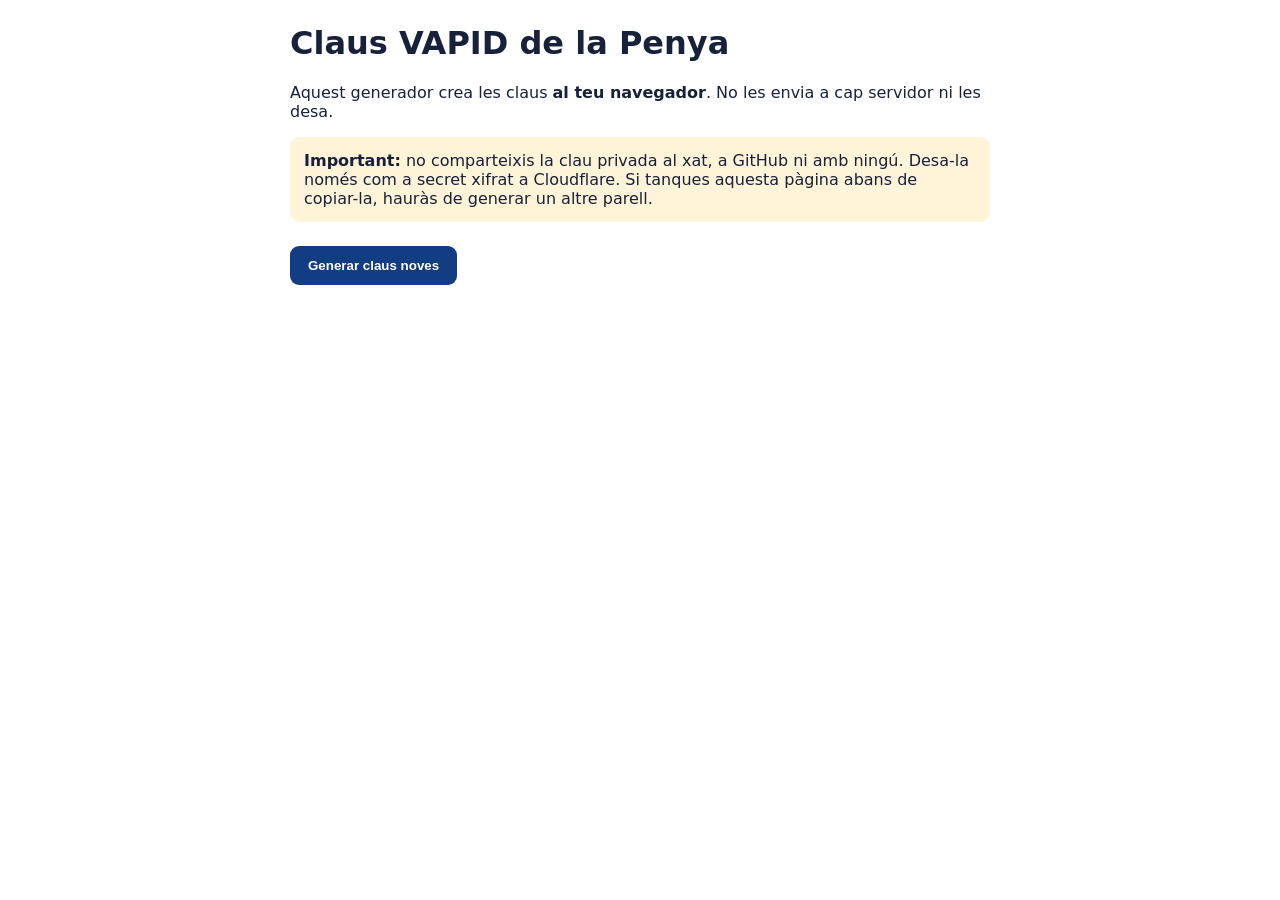
<file: vapid-claus.html>
<!doctype html>
<html lang="ca"><head><meta charset="utf-8"><meta name="viewport" content="width=device-width,initial-scale=1">
<meta http-equiv="Content-Security-Policy" content="default-src 'none'; script-src 'unsafe-inline'; style-src 'unsafe-inline'; connect-src 'none'; form-action 'none'; base-uri 'none'">
<title>Claus VAPID · PBSV</title><style>body{font:16px system-ui,sans-serif;max-width:700px;margin:24px auto;padding:0 18px;color:#17213a}button{padding:12px 18px;margin:8px 0;border:0;border-radius:9px;background:#123d83;color:white;font-weight:700}textarea{width:100%;box-sizing:border-box;min-height:90px;overflow-wrap:anywhere;padding:10px}label{display:block;margin-top:20px;font-weight:700}.warn{background:#fff3d8;padding:14px;border-radius:10px}small{color:#444}</style></head><body>
<h1>Claus VAPID de la Penya</h1><p>Aquest generador crea les claus <strong>al teu navegador</strong>. No les envia a cap servidor ni les desa.</p>
<p class="warn"><strong>Important:</strong> no comparteixis la clau privada al xat, a GitHub ni amb ningú. Desa-la només com a secret xifrat a Cloudflare. Si tanques aquesta pàgina abans de copiar-la, hauràs de generar un altre parell.</p>
<button id="generate">Generar claus noves</button><p id="status" role="status"></p>
<div id="output" hidden><label for="pub">Clau pública · PUSH_VAPID_PUBLIC_KEY</label><textarea id="pub" readonly></textarea><button id="copyPub">Copiar clau pública</button>
<label for="priv">Clau privada · PUSH_VAPID_PRIVATE_KEY</label><textarea id="priv" readonly></textarea><button id="copyPriv">Copiar clau privada</button><p><small>Format: P-256, codificació base64url sense padding.</small></p></div>
<script>
const b64url=bytes=>{let s='';for(const b of bytes)s+=String.fromCharCode(b);return btoa(s).replace(/\+/g,'-').replace(/\//g,'_').replace(/=+$/,'')};
document.getElementById('generate').onclick=async()=>{const status=document.getElementById('status');try{if(!crypto.subtle)throw Error('Cal HTTPS');const pair=await crypto.subtle.generateKey({name:'ECDSA',namedCurve:'P-256'},true,['sign','verify']);const pub=new Uint8Array(await crypto.subtle.exportKey('raw',pair.publicKey));const priv=await crypto.subtle.exportKey('jwk',pair.privateKey);document.getElementById('pub').value=b64url(pub);document.getElementById('priv').value=priv.d;document.getElementById('output').hidden=false;status.textContent='Claus generades correctament al dispositiu.'}catch(e){status.textContent='No s’han pogut generar les claus: '+e.message}};
for(const [btn,field] of [['copyPub','pub'],['copyPriv','priv']])document.getElementById(btn).onclick=async()=>{const input=document.getElementById(field);try{await navigator.clipboard.writeText(input.value);document.getElementById('status').textContent='Clau copiada.'}catch(e){input.select();document.getElementById('status').textContent='Selecciona i copia el text manualment.'}};
</script></body></html>
</file>
